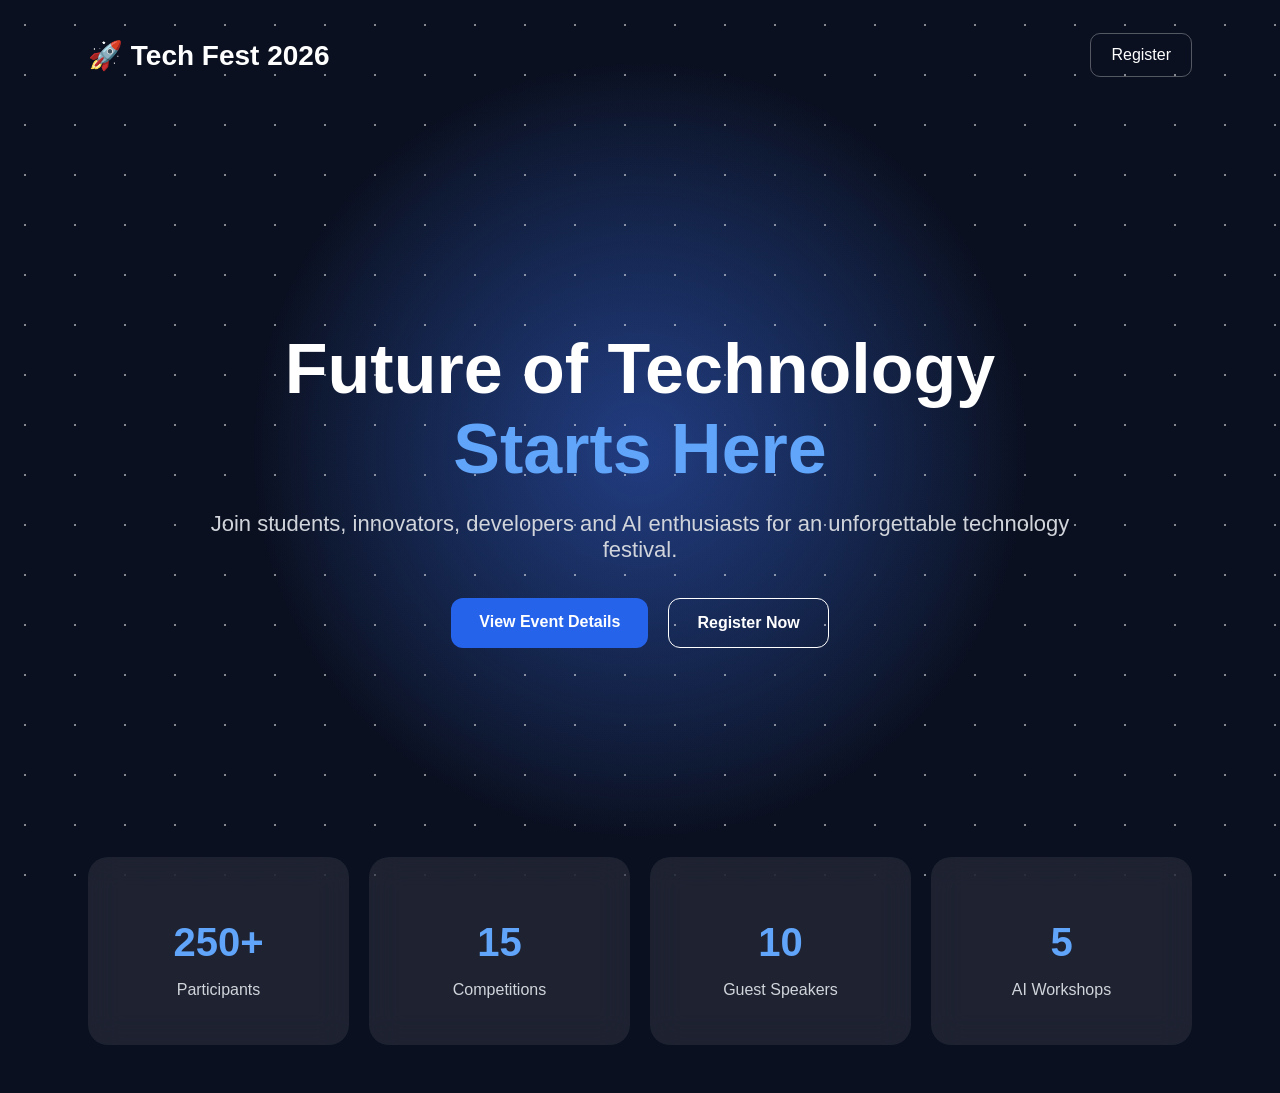
<file: index.html>
<!DOCTYPE html>
<html lang="en">
<head>
    <meta charset="UTF-8">
    <meta name="viewport" content="width=device-width, initial-scale=1.0">
    <title>College Tech Fest 2026</title>

    <!-- Google Analytics -->
    <script async src="https://www.googletagmanager.com/gtag/js?id=G-PC67C6566G"></script>
    <script>
      window.dataLayer = window.dataLayer || [];
      function gtag(){dataLayer.push(arguments);}
      gtag('js', new Date());
      gtag('config', 'G-PC67C6566G');
    </script>

    <link rel="stylesheet" href="style.css">
</head>
<body>

<div id="particles"></div>

<nav>
    <div class="logo">🚀 Tech Fest 2026</div>
    <a href="register.html" class="nav-btn">Register</a>
</nav>

<section class="hero">

    <div class="hero-content">

        <h1>
            Future of Technology
            <span>Starts Here</span>
        </h1>

        <p>
            Join students, innovators, developers and AI enthusiasts
            for an unforgettable technology festival.
        </p>

        <div class="buttons">
            <a href="event.html" class="primary-btn">
                View Event Details
            </a>

            <a href="register.html" class="secondary-btn">
                Register Now
            </a>
        </div>

    </div>

</section>

<section class="stats">

    <div class="card">
        <h2>250+</h2>
        <p>Participants</p>
    </div>

    <div class="card">
        <h2>15</h2>
        <p>Competitions</p>
    </div>

    <div class="card">
        <h2>10</h2>
        <p>Guest Speakers</p>
    </div>

    <div class="card">
        <h2>5</h2>
        <p>AI Workshops</p>
    </div>

</section>

</body>
</html>
</file>
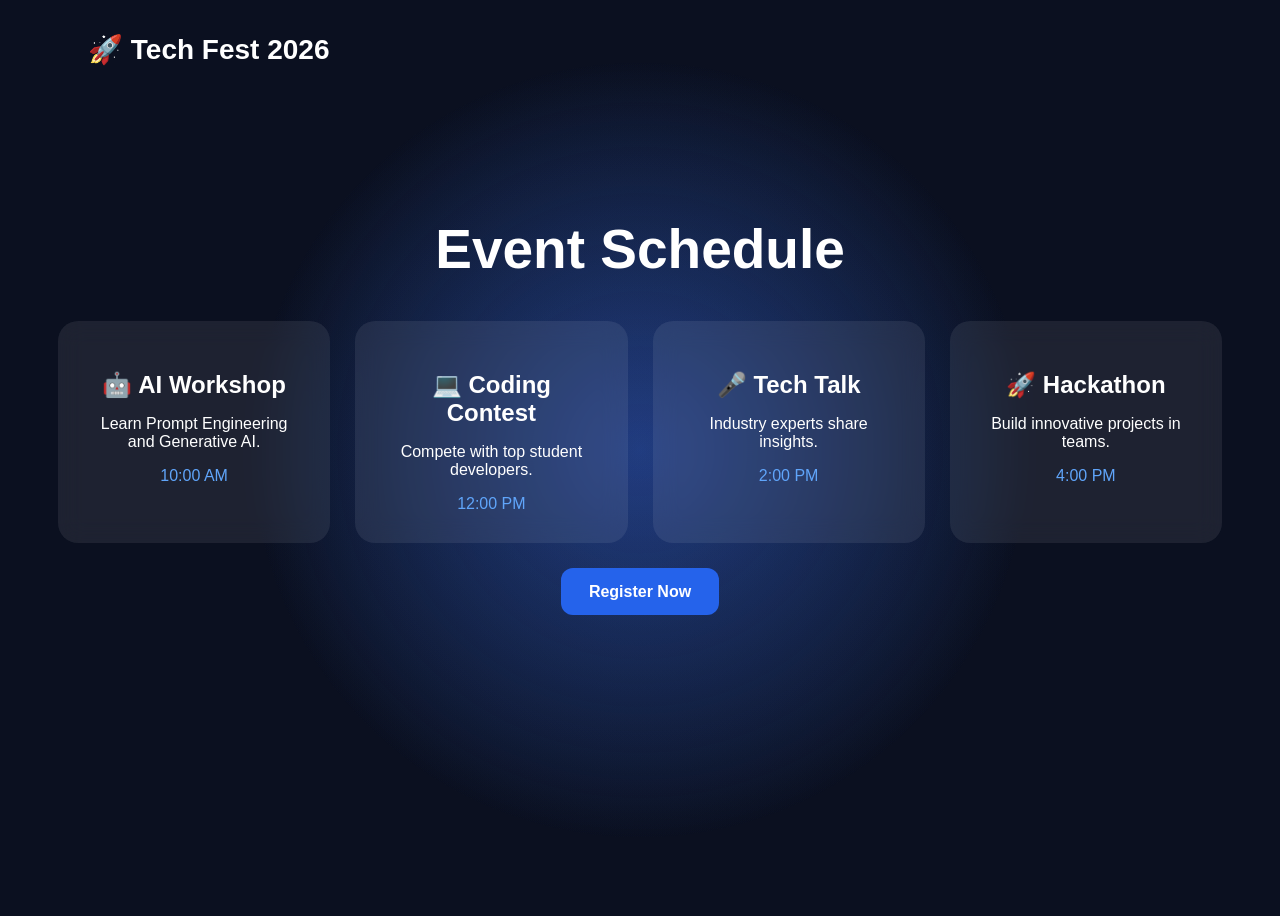
<file: event.html>
<!DOCTYPE html>
<html>
<head>
    <title>Event Details</title>
    <!-- Google tag (gtag.js) -->
<script async src="https://www.googletagmanager.com/gtag/js?id=G-PC67C6566G"></script>
<script>
  window.dataLayer = window.dataLayer || [];
  function gtag(){dataLayer.push(arguments);}
  gtag('js', new Date());

  gtag('config', 'G-PC67C6566G');
</script>
    <link rel="stylesheet" href="style.css">
</head>
<body>

<nav>
    <div class="logo">🚀 Tech Fest 2026</div>
</nav>

<section class="event-section">

    <h1>Event Schedule</h1>

    <div class="event-grid">

        <div class="event-card">
            <h2>🤖 AI Workshop</h2>
            <p>Learn Prompt Engineering and Generative AI.</p>
            <span>10:00 AM</span>
        </div>

        <div class="event-card">
            <h2>💻 Coding Contest</h2>
            <p>Compete with top student developers.</p>
            <span>12:00 PM</span>
        </div>

        <div class="event-card">
            <h2>🎤 Tech Talk</h2>
            <p>Industry experts share insights.</p>
            <span>2:00 PM</span>
        </div>

        <div class="event-card">
            <h2>🚀 Hackathon</h2>
            <p>Build innovative projects in teams.</p>
            <span>4:00 PM</span>
        </div>

    </div>

    <a href="register.html" class="primary-btn">
        Register Now
    </a>

</section>

</body>
</html>
</file>
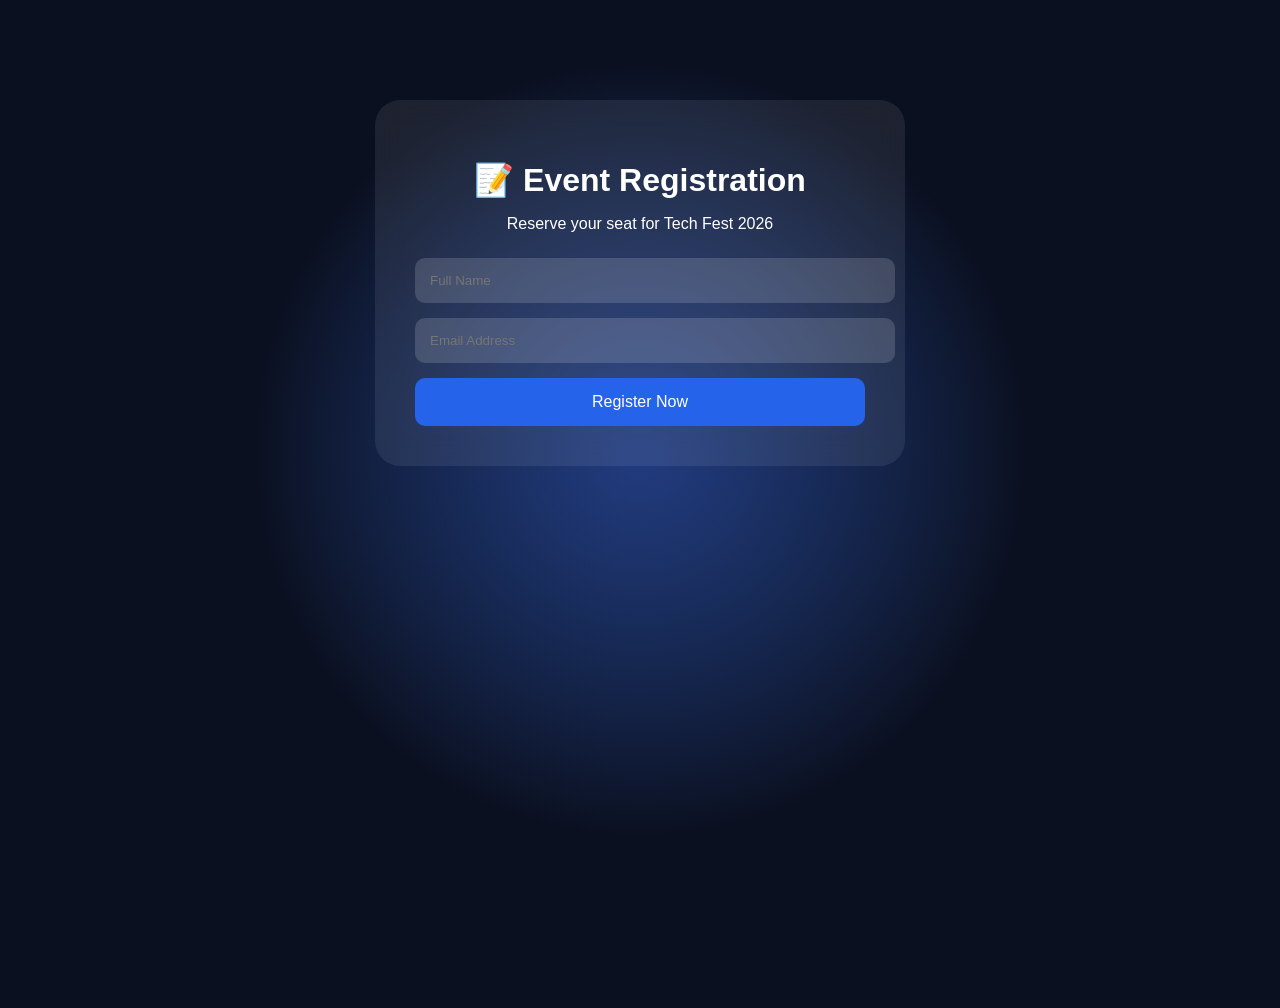
<file: register.html>
<!DOCTYPE html>
<html>
<head>
    <title>Register</title>
    <!-- Google tag (gtag.js) -->
<script async src="https://www.googletagmanager.com/gtag/js?id=G-PC67C6566G"></script>
<script>
  window.dataLayer = window.dataLayer || [];
  function gtag(){dataLayer.push(arguments);}
  gtag('js', new Date());

  gtag('config', 'G-PC67C6566G');
</script>
    <link rel="stylesheet" href="style.css">
</head>
<body>

<div class="register-container">

    <h1>📝 Event Registration</h1>

    <p>Reserve your seat for Tech Fest 2026</p>

    <form id="registrationForm">

        <input
            type="text"
            placeholder="Full Name"
            required>

        <input
            type="email"
            placeholder="Email Address"
            required>

        <button type="submit">
            Register Now
        </button>

    </form>

</div>

<script>
document.getElementById("registrationForm")
.addEventListener("submit", function(event){

    event.preventDefault();

    gtag('event', 'registration_completed', {
        event_category: 'Registration',
        event_label: 'College Event Registration'
    });

    setTimeout(function(){
        window.location.href = "thankyou.html";
    }, 1000);

});
</script>

</body>
</html>
</file>
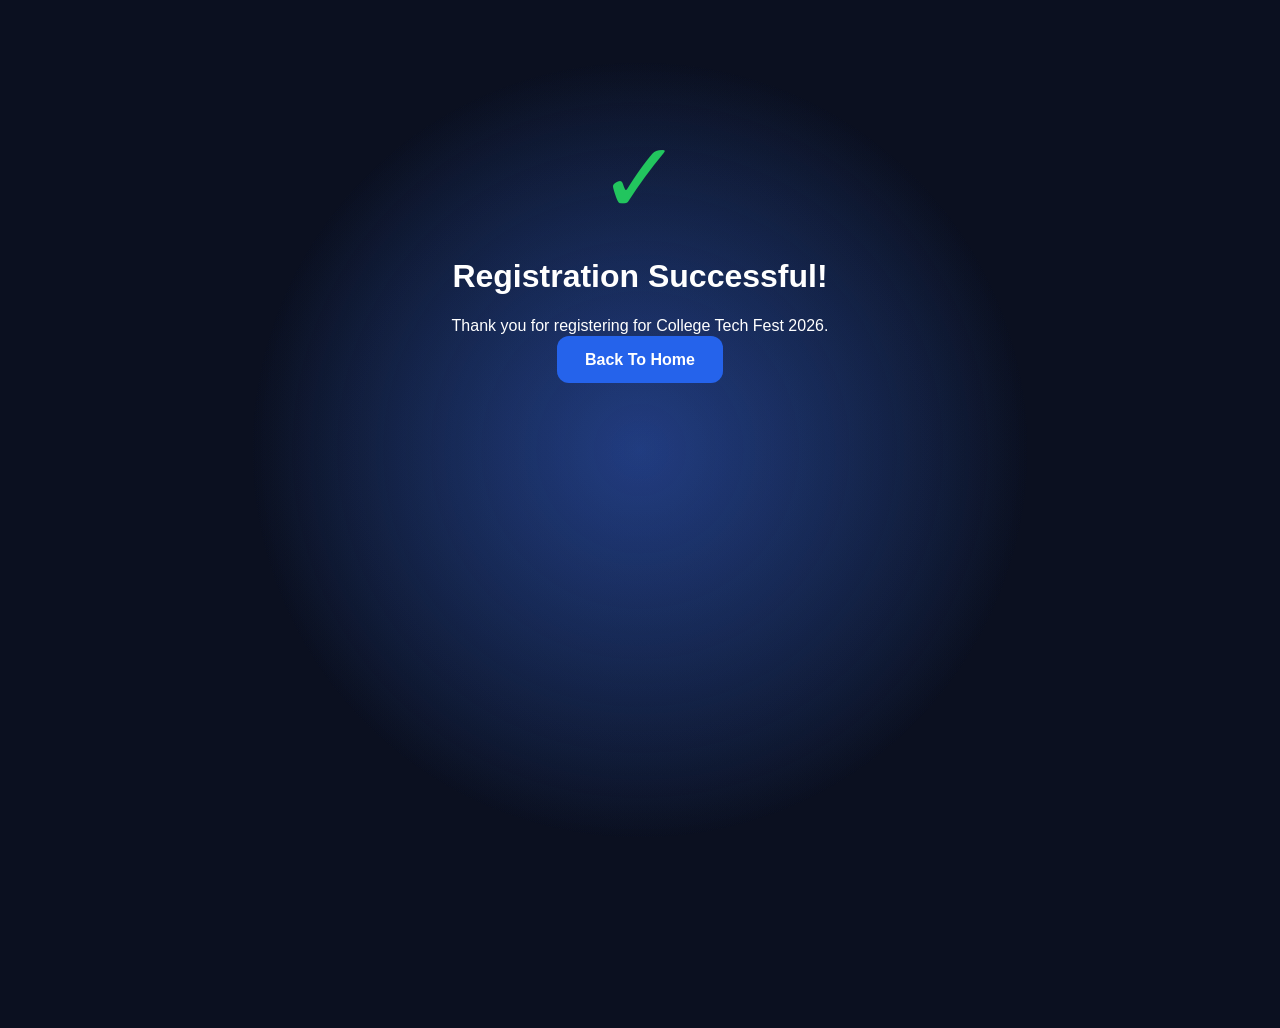
<file: thankyou.html>
<!DOCTYPE html>
<html>
<head>
    <title>Success</title>
    <!-- Google tag (gtag.js) -->
<script async src="https://www.googletagmanager.com/gtag/js?id=G-PC67C6566G"></script>
<script>
  window.dataLayer = window.dataLayer || [];
  function gtag(){dataLayer.push(arguments);}
  gtag('js', new Date());

  gtag('config', 'G-PC67C6566G');
</script>
    <link rel="stylesheet" href="style.css">
</head>
<body>

<div class="success-container">

    <div class="checkmark">
        ✓
    </div>

    <h1>Registration Successful!</h1>

    <p>
        Thank you for registering for
        College Tech Fest 2026.
    </p>

    <a href="index.html" class="primary-btn">
        Back To Home
    </a>

</div>

</body>
</html>
</file>
<file: style.css>
**{
    margin:0;
    padding:0;
    box-sizing:border-box;
}

body{
    font-family:'Segoe UI',sans-serif;
    min-height:100vh;
    color:white;
    overflow-x:hidden;
    background:#0b1020;
}

/* Animated Background */

body::before{
    content:"";
    position:fixed;
    width:200%;
    height:200%;
    top:-50%;
    left:-50%;

    background:
    radial-gradient(circle,#2563eb33 0%,transparent 25%),
    radial-gradient(circle,#7c3aed33 0%,transparent 25%),
    radial-gradient(circle,#06b6d433 0%,transparent 25%);

    animation:moveBackground 20s linear infinite;
    z-index:-2;
}

@keyframes moveBackground{
    from{
        transform:rotate(0deg);
    }
    to{
        transform:rotate(360deg);
    }
}

/* Floating Particles */

#particles::before,
#particles::after{
    content:"";
    position:fixed;
    width:100%;
    height:100%;
    top:0;
    left:0;
    z-index:-1;

    background-image:
    radial-gradient(white 1px, transparent 1px);

    background-size:50px 50px;

    animation:floatParticles 20s linear infinite;
    opacity:0.3;
}

@keyframes floatParticles{
    from{
        transform:translateY(0);
    }
    to{
        transform:translateY(-100px);
    }
}

/* Navbar */

nav{
    display:flex;
    justify-content:space-between;
    align-items:center;

    padding:25px 80px;
}

.logo{
    font-size:28px;
    font-weight:bold;
}

.nav-btn{
    text-decoration:none;
    color:white;

    padding:12px 20px;

    border:1px solid rgba(255,255,255,0.3);
    border-radius:10px;

    transition:.3s;
}

.nav-btn:hover{
    background:white;
    color:black;
}

/* Hero */

.hero{
    height:75vh;

    display:flex;
    justify-content:center;
    align-items:center;

    text-align:center;
    padding:20px;
}

.hero-content{
    max-width:900px;
}

.hero h1{
    font-size:70px;
    margin-bottom:20px;
}

.hero h1 span{
    display:block;
    color:#60a5fa;
}

.hero p{
    font-size:22px;
    color:#d1d5db;
    margin-bottom:35px;
}

.buttons{
    display:flex;
    justify-content:center;
    gap:20px;
    flex-wrap:wrap;
}

.primary-btn,
.secondary-btn{
    text-decoration:none;
    padding:15px 28px;
    border-radius:12px;
    font-weight:bold;
    transition:.3s;
}

.primary-btn{
    background:#2563eb;
    color:white;
}

.secondary-btn{
    background:transparent;
    border:1px solid white;
    color:white;
}

.primary-btn:hover,
.secondary-btn:hover{
    transform:translateY(-5px);
}

/* Stats */

.stats{
    display:grid;
    grid-template-columns:repeat(auto-fit,minmax(220px,1fr));

    gap:20px;

    padding:40px 80px;
}

.card{
    background:rgba(255,255,255,0.08);

    backdrop-filter:blur(15px);

    padding:30px;
    text-align:center;

    border-radius:20px;

    transition:.3s;
}

.card:hover{
    transform:translateY(-10px);
}

.card h2{
    font-size:40px;
    color:#60a5fa;
    margin-bottom:10px;
}

.card p{
    color:#d1d5db;
}

/* Mobile */

@media(max-width:768px){

    nav{
        padding:20px;
    }

    .hero h1{
        font-size:45px;
    }

    .hero p{
        font-size:18px;
    }

    .stats{
        padding:20px;
    }
}
/* EVENT PAGE */

.event-section{
    padding:80px 50px;
    text-align:center;
}

.event-section h1{
    font-size:55px;
    margin-bottom:40px;
}

.event-grid{
    display:grid;
    grid-template-columns:repeat(auto-fit,minmax(250px,1fr));
    gap:25px;
    margin-bottom:40px;
}

.event-card{
    background:rgba(255,255,255,0.08);
    backdrop-filter:blur(12px);
    border-radius:20px;
    padding:30px;

    animation:slideUp 1s ease;
}

.event-card:hover{
    transform:translateY(-10px);
}

.event-card h2{
    margin-bottom:15px;
}

.event-card span{
    display:block;
    margin-top:15px;
    color:#60a5fa;
}

@keyframes slideUp{
    from{
        opacity:0;
        transform:translateY(40px);
    }
    to{
        opacity:1;
        transform:translateY(0);
    }
}

/* REGISTER PAGE */

.register-container{
    width:450px;
    max-width:90%;
    margin:100px auto;

    background:rgba(255,255,255,0.08);
    backdrop-filter:blur(15px);

    padding:40px;
    border-radius:25px;

    text-align:center;

    animation:fadeIn 1s ease;
}

.register-container h1{
    margin-bottom:15px;
}

.register-container p{
    margin-bottom:25px;
}

.register-container input{
    width:100%;
    padding:15px;
    margin-bottom:15px;

    border:none;
    border-radius:10px;

    background:rgba(255,255,255,0.15);
    color:white;
}

.register-container input:focus{
    outline:none;
    box-shadow:0 0 20px #60a5fa;
}

.register-container button{
    width:100%;
    padding:15px;

    border:none;
    border-radius:10px;

    background:#2563eb;
    color:white;

    font-size:16px;
    cursor:pointer;
}

/* THANK YOU PAGE */

.success-container{
    text-align:center;
    margin-top:120px;

    animation:zoomIn 1s ease;
}

.checkmark{
    font-size:100px;
    color:#22c55e;

    animation:pulse 1.5s infinite;
}

@keyframes pulse{
    0%{
        transform:scale(1);
    }

    50%{
        transform:scale(1.15);
    }

    100%{
        transform:scale(1);
    }
}

@keyframes zoomIn{
    from{
        opacity:0;
        transform:scale(0.7);
    }

    to{
        opacity:1;
        transform:scale(1);
    }
}

@keyframes fadeIn{
    from{
        opacity:0;
    }

    to{
        opacity:1;
    }
}
</file>
